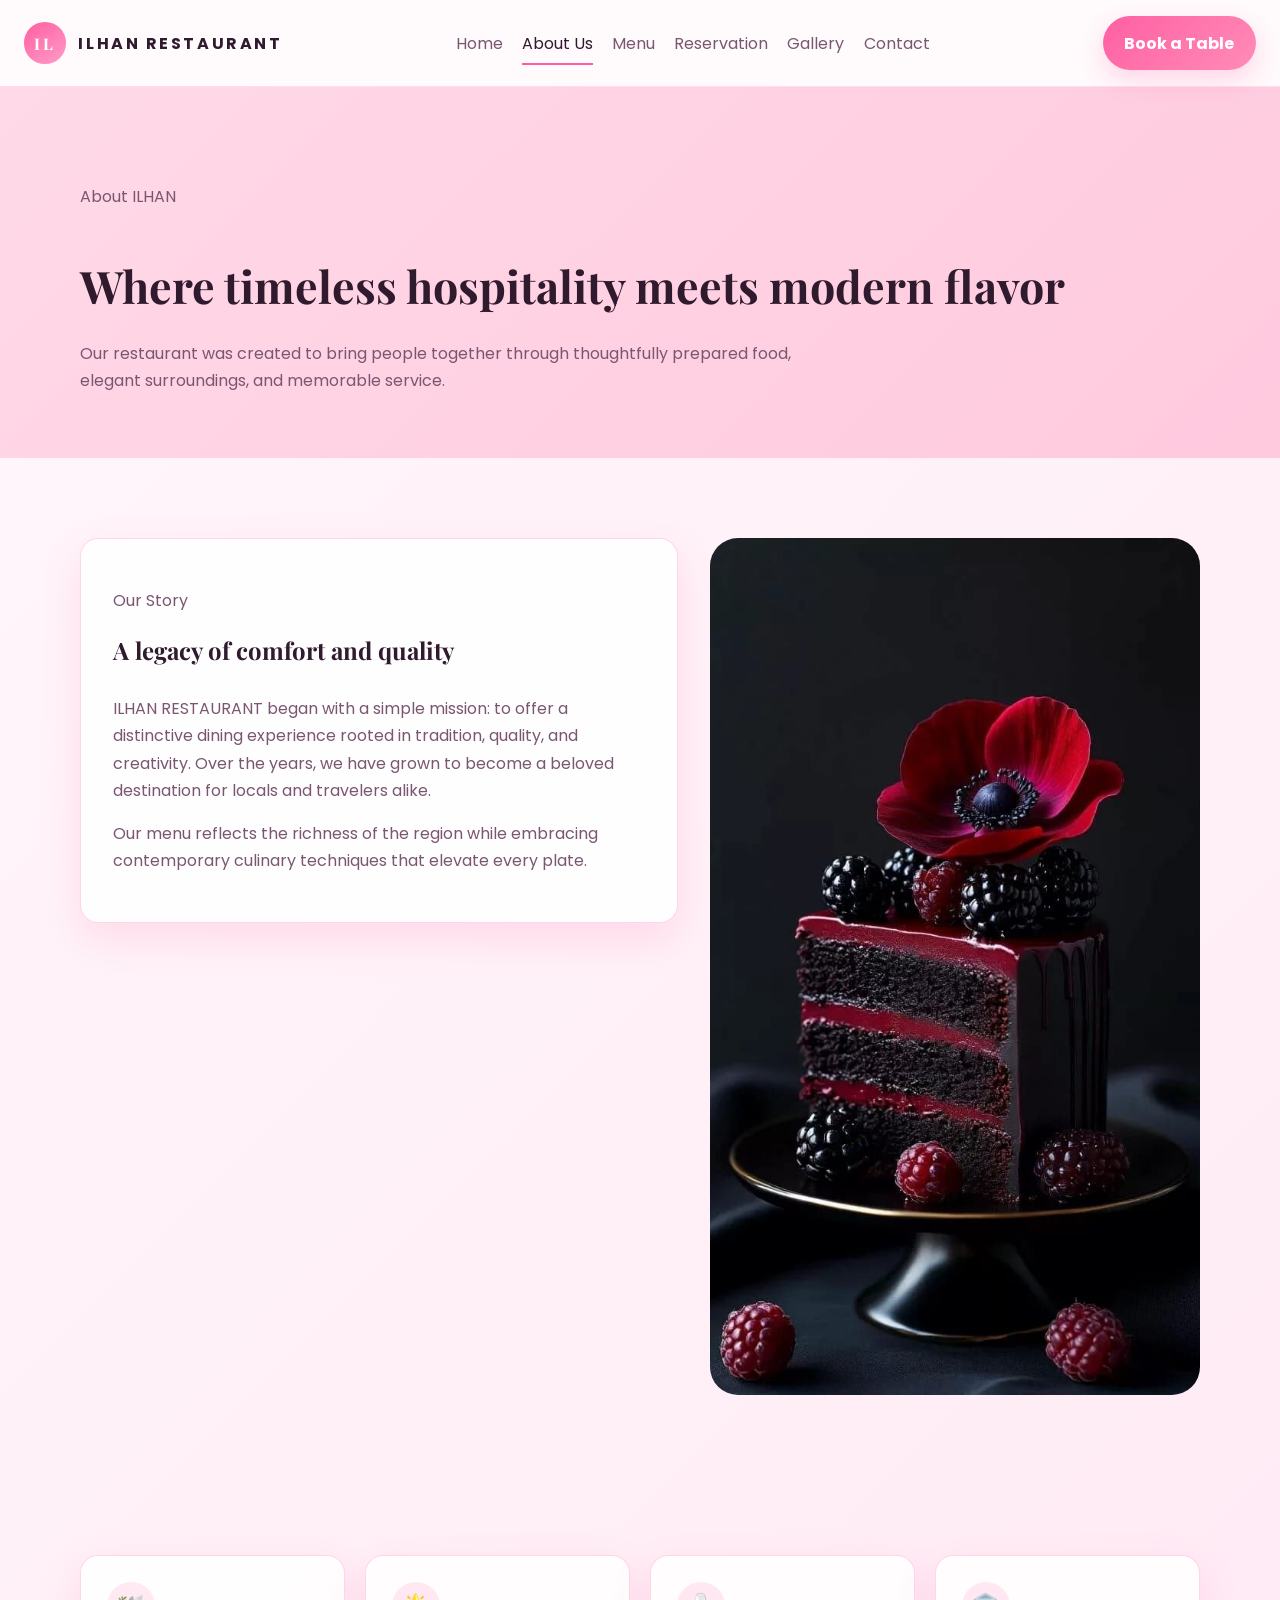
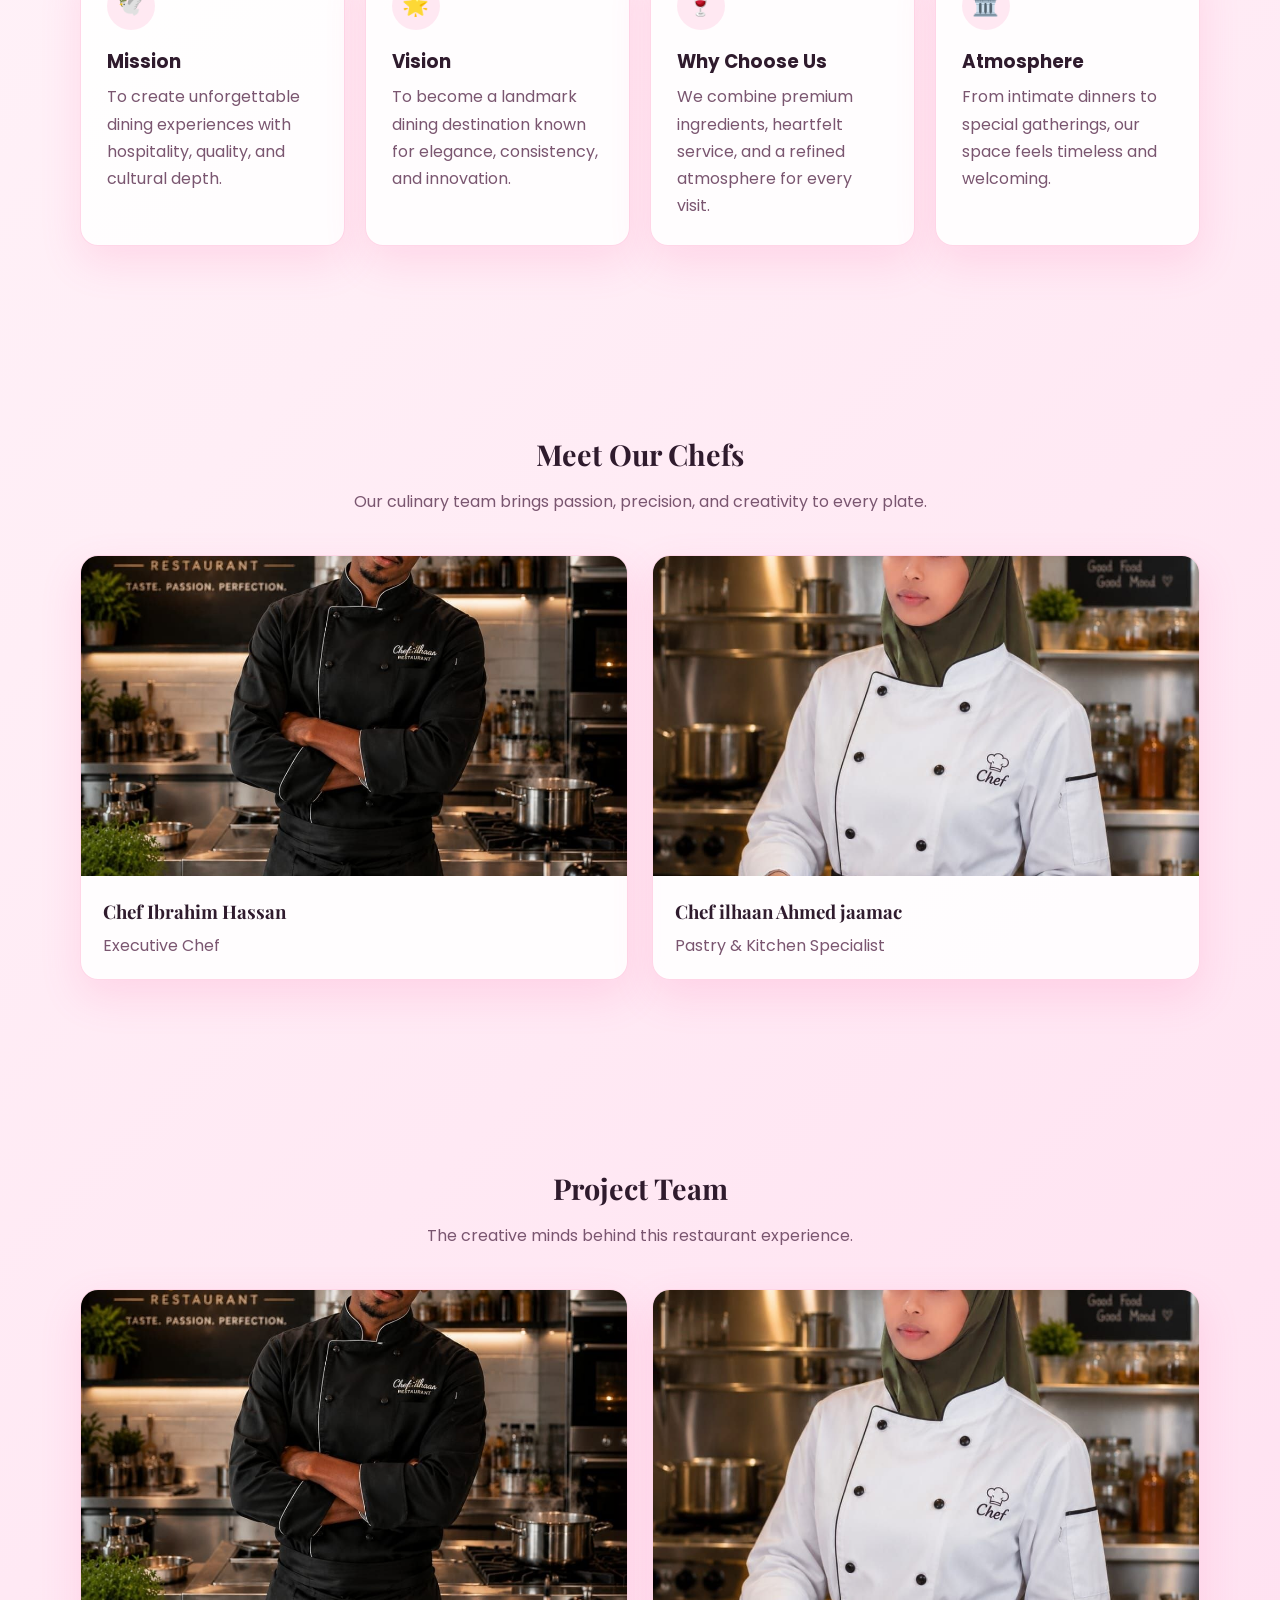
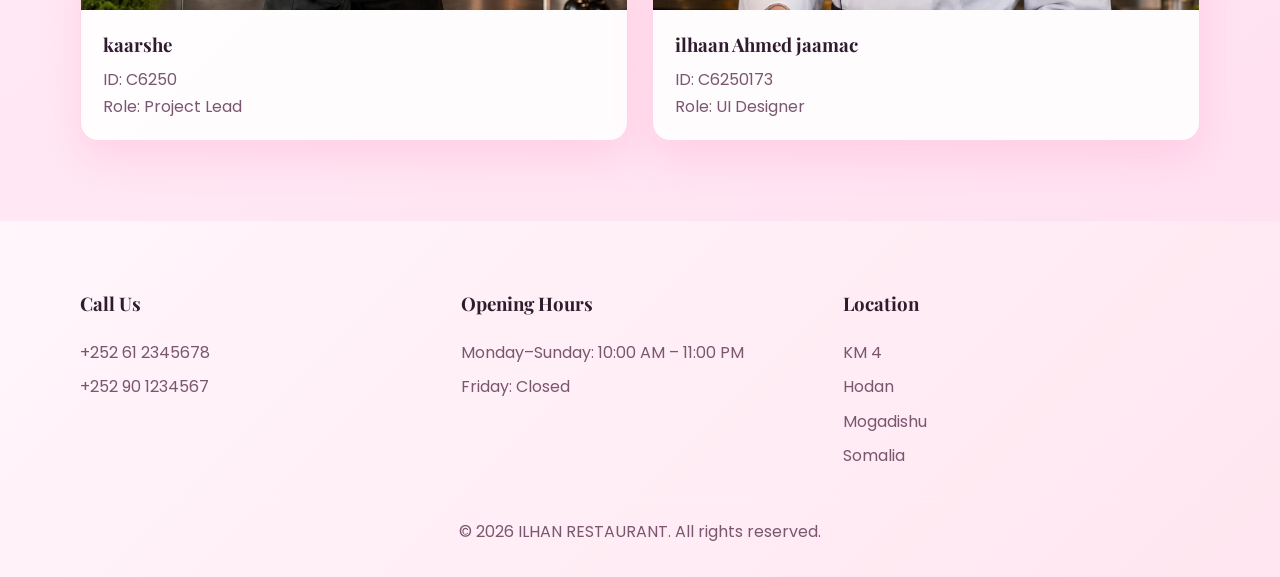
<file: about.html>
<!DOCTYPE html>
<html lang="en">
  <head>
    <meta charset="UTF-8" />
    <meta name="description" content="Learn about ILHAN RESTAURANT, our rich history, vision, and commitment to exceptional dining." />
    <meta name="viewport" content="width=device-width, initial-scale=1.0" />
    <title>About Us | ILHAN RESTAURANT</title>
    <link rel="icon" href="favicon.ico" />
    <link rel="preconnect" href="https://fonts.googleapis.com" />
    <link rel="preconnect" href="https://fonts.gstatic.com" crossorigin />
    <link href="https://fonts.googleapis.com/css2?family=Playfair+Display:wght@500;700&family=Poppins:wght@400;500;600;700&display=swap" rel="stylesheet" />
    <link rel="stylesheet" href="css/style.css" />
    <link rel="stylesheet" href="css/responsive.css" />
  </head>
  <body>
    <header class="site-header">
      <a class="brand" href="index.html"><span class="brand-mark">IL</span><span>ILHAN RESTAURANT</span></a>
      <input type="checkbox" id="menu-toggle" class="menu-toggle-checkbox" />
      <label for="menu-toggle" class="menu-toggle" aria-label="Toggle navigation">
        <span></span>
        <span></span>
        <span></span>
      </label>
      <nav class="site-nav" aria-label="Primary navigation">
        <a href="index.html">Home</a>
        <a href="about.html" class="active">About Us</a>
        <a href="menu.html">Menu</a>
        <a href="reservation.html">Reservation</a>
        <a href="gallery.html">Gallery</a>
        <a href="contact.html">Contact</a>
      </nav>
      <a class="nav-cta" href="reservation.html">Book a Table</a>
    </header>

    <main>
      <section class="page-hero">
        <div class="container">
          <p class="eyebrow">About ILHAN</p>
          <h1>Where timeless hospitality meets modern flavor</h1>
          <p>Our restaurant was created to bring people together through thoughtfully prepared food, elegant surroundings, and memorable service.</p>
        </div>
      </section>

      <section class="section container page-grid">
        <article class="about-card">
          <p class="eyebrow">Our Story</p>
          <h3>A legacy of comfort and quality</h3>
          <p>ILHAN RESTAURANT began with a simple mission: to offer a distinctive dining experience rooted in tradition, quality, and creativity. Over the years, we have grown to become a beloved destination for locals and travelers alike.</p>
          <p>Our menu reflects the richness of the region while embracing contemporary culinary techniques that elevate every plate.</p>
        </article>
        <div class="about-image">
          <img src="images/photo_2026-07-03_09-41-02.jpg" alt="Warm interior of a fine dining restaurant with elegant decor" />
        </div>
      </section>

      <section class="section container">
        <div class="feature-grid">
          <article class="feature-card">
            <div class="feature-icon" aria-hidden="true">🕊️</div>
            <h3>Mission</h3>
            <p>To create unforgettable dining experiences with hospitality, quality, and cultural depth.</p>
          </article>
          <article class="feature-card">
            <div class="feature-icon" aria-hidden="true">🌟</div>
            <h3>Vision</h3>
            <p>To become a landmark dining destination known for elegance, consistency, and innovation.</p>
          </article>
          <article class="feature-card">
            <div class="feature-icon" aria-hidden="true">🍷</div>
            <h3>Why Choose Us</h3>
            <p>We combine premium ingredients, heartfelt service, and a refined atmosphere for every visit.</p>
          </article>
          <article class="feature-card">
            <div class="feature-icon" aria-hidden="true">🏛️</div>
            <h3>Atmosphere</h3>
            <p>From intimate dinners to special gatherings, our space feels timeless and welcoming.</p>
          </article>
        </div>
      </section>

      <section class="section container">
        <div class="section-heading">
          <h2>Meet Our Chefs</h2>
          <p>Our culinary team brings passion, precision, and creativity to every plate.</p>
        </div>
        <div class="chef-grid">
          <article class="chef-card">
            <img src="images/ka.jpg" alt="Chef Ibrahim Hassan preparing a fine dining dish" />
            <div class="chef-info">
              <h3>Chef Ibrahim Hassan</h3>
              <p>Executive Chef</p>
            </div>
          </article>
          <article class="chef-card">
            <img src="images/ilhan.jpg" alt="Chef Amina Yusuf plating a delicious meal" />
            <div class="chef-info">
              <h3>Chef ilhaan Ahmed jaamac</h3>
              <p>Pastry & Kitchen Specialist</p>
            </div>
          </article>
        </div>
      </section>

      <section class="section container">
        <div class="section-heading">
          <h2>Project Team</h2>
          <p>The creative minds behind this restaurant experience.</p>
        </div>
        <div class="chef-grid">
          <article class="chef-card">
            <img src="images/ka.jpg" alt="Student team member representing the project lead" />
            <div class="chef-info">
              <h3>kaarshe</h3>
              <p>ID: C6250</p>
              <p>Role: Project Lead</p>
            </div>
          </article>
          <article class="chef-card">
            <img src="images/ilhan.jpg" alt="Student team member representing the design contributor" />
            <div class="chef-info">
              <h3>ilhaan Ahmed jaamac</h3>
              <p>ID: C6250173</p>
              <p>Role: UI Designer</p>
            </div>
          </article>
        </div>
      </section>
    </main>

    <footer class="footer">
      <div class="container footer-grid">
        <div>
          <h3>Call Us</h3>
          <ul>
            <li>+252 61 2345678</li>
            <li>+252 90 1234567</li>
          </ul>
        </div>
        <div>
          <h3>Opening Hours</h3>
          <ul>
            <li>Monday–Sunday: 10:00 AM – 11:00 PM</li>
            <li>Friday: Closed</li>
          </ul>
        </div>
        <div>
          <h3>Location</h3>
          <ul>
            <li>KM 4</li>
            <li>Hodan</li>
            <li>Mogadishu</li>
            <li>Somalia</li>
          </ul>
        </div>
      </div>
      <div class="container copyright">© 2026 ILHAN RESTAURANT. All rights reserved.</div>
    </footer>
  </body>
</html>
</file>
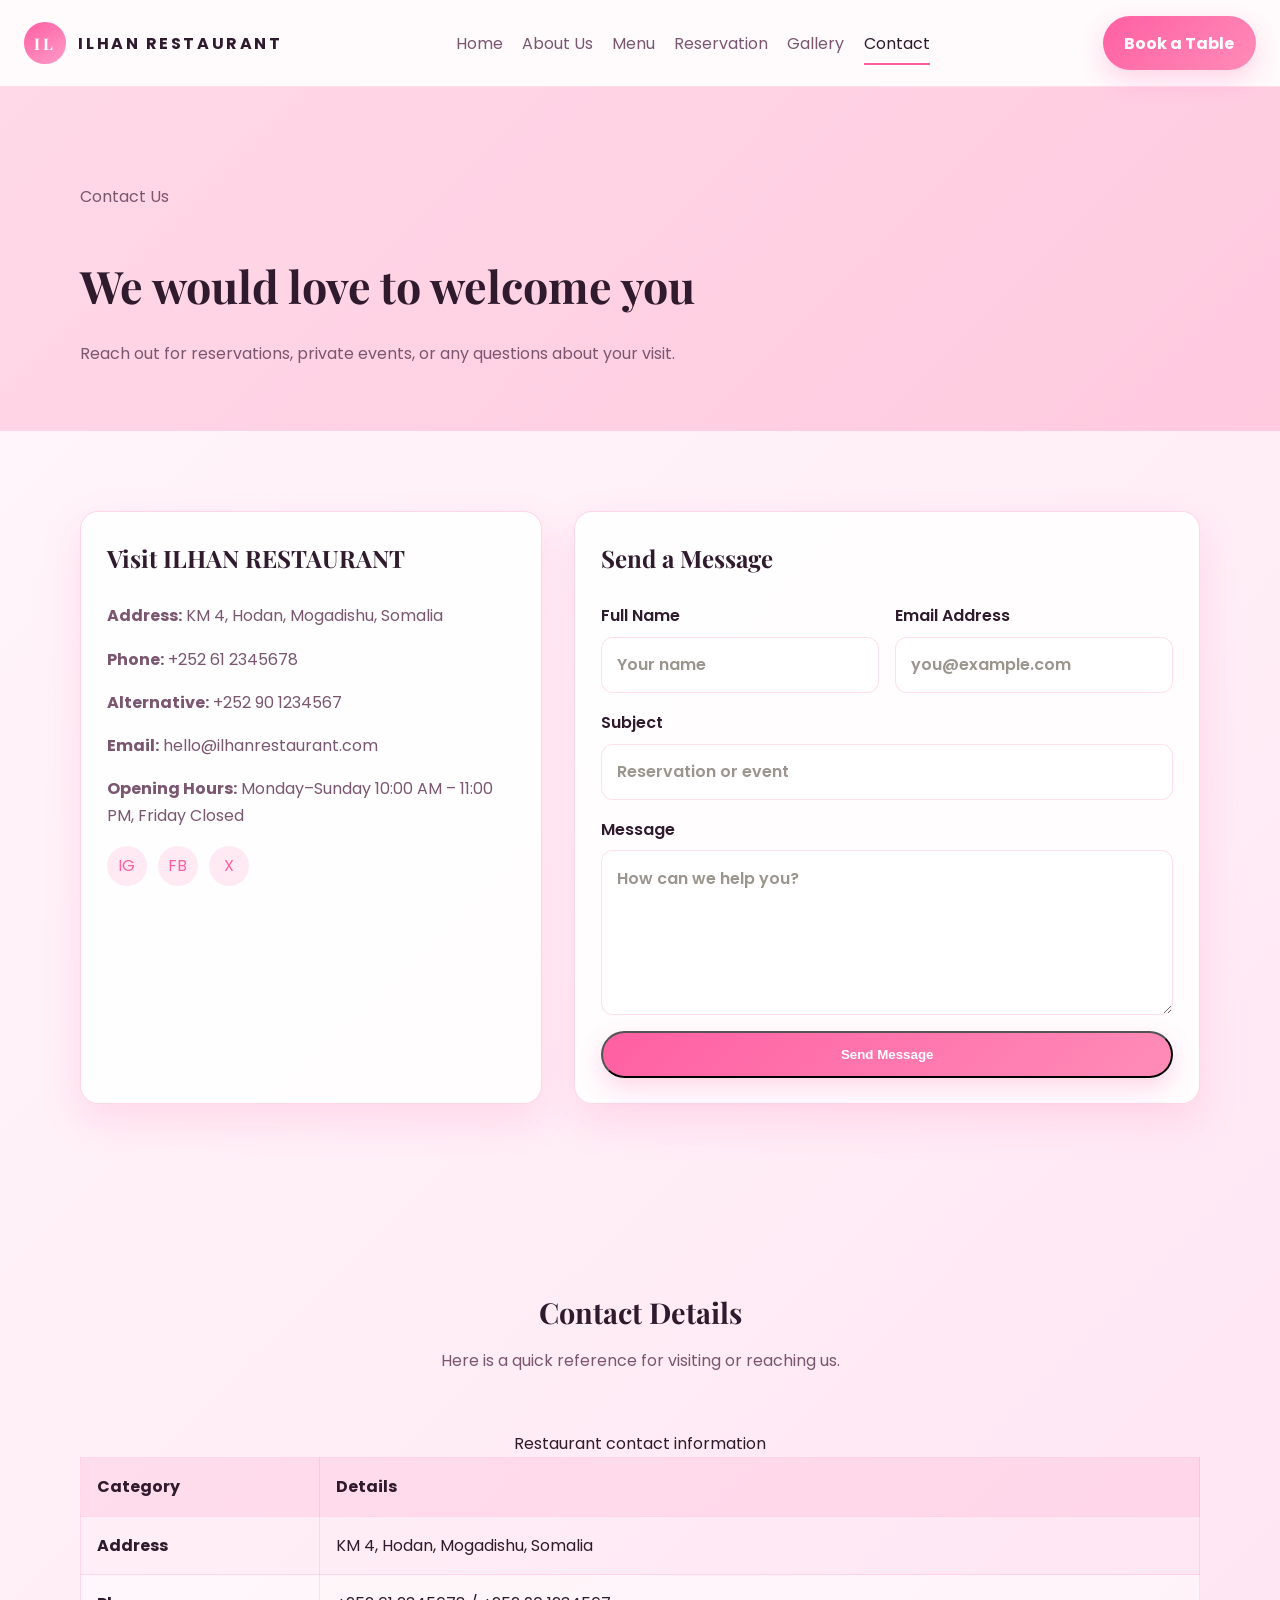
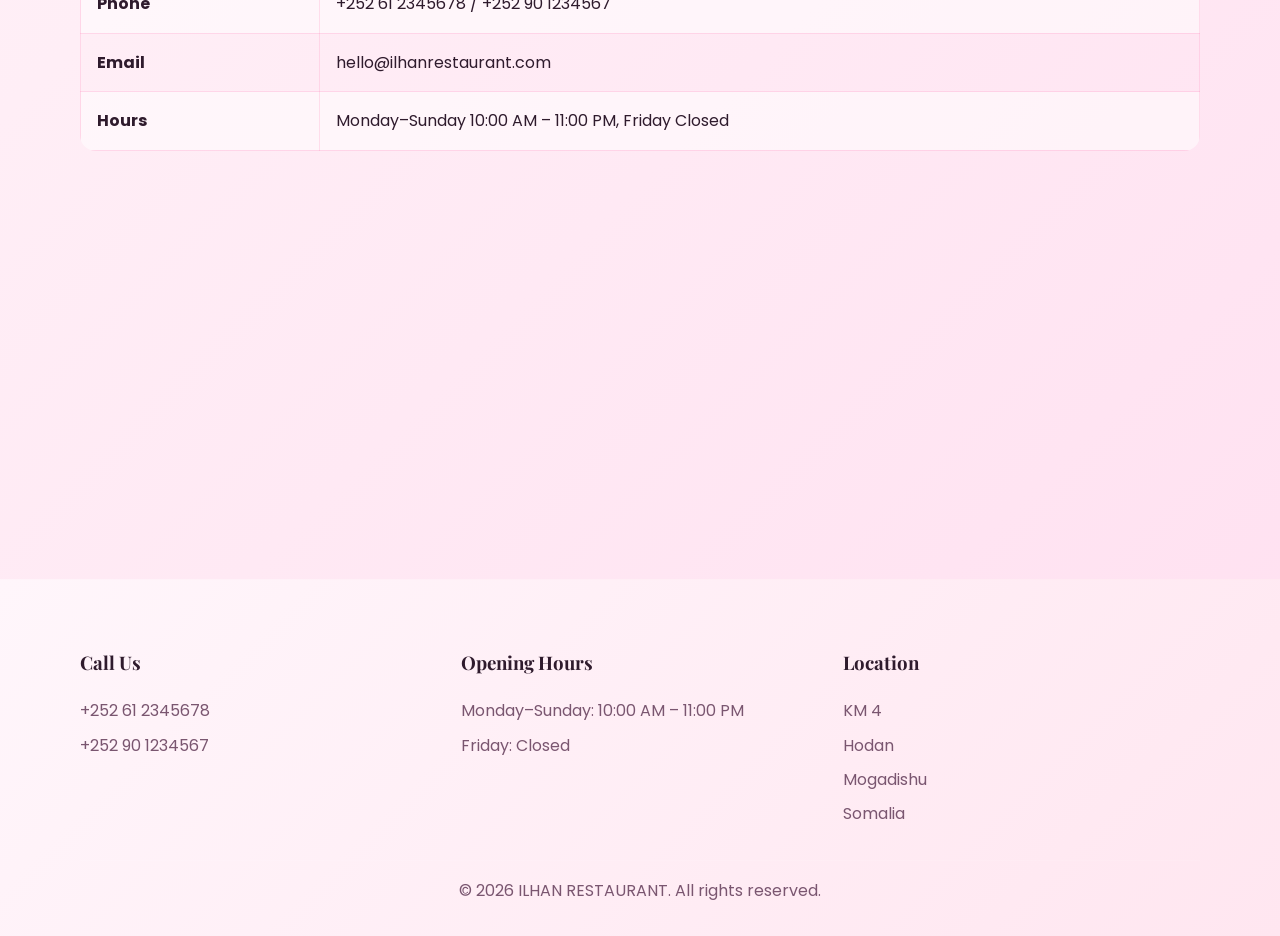
<file: contact.html>
<!DOCTYPE html>
<html lang="en">
  <head>
    <meta charset="UTF-8" />
    <meta name="description" content="Contact ILHAN RESTAURANT for reservations, private events, or general inquiries." />
    <meta name="viewport" content="width=device-width, initial-scale=1.0" />
    <title>Contact | ILHAN RESTAURANT</title>
    <link rel="icon" href="favicon.ico" />
    <link rel="preconnect" href="https://fonts.googleapis.com" />
    <link rel="preconnect" href="https://fonts.gstatic.com" crossorigin />
    <link href="https://fonts.googleapis.com/css2?family=Playfair+Display:wght@500;700&family=Poppins:wght@400;500;600;700&display=swap" rel="stylesheet" />
    <link rel="stylesheet" href="css/style.css" />
    <link rel="stylesheet" href="css/responsive.css" />
  </head>
  <body>
    <header class="site-header">
      <a class="brand" href="index.html"><span class="brand-mark">IL</span><span>ILHAN RESTAURANT</span></a>
      <input type="checkbox" id="menu-toggle" class="menu-toggle-checkbox" />
      <label for="menu-toggle" class="menu-toggle" aria-label="Toggle navigation">
        <span></span>
        <span></span>
        <span></span>
      </label>
      <nav class="site-nav" aria-label="Primary navigation">
        <a href="index.html">Home</a>
        <a href="about.html">About Us</a>
        <a href="menu.html">Menu</a>
        <a href="reservation.html">Reservation</a>
        <a href="gallery.html">Gallery</a>
        <a href="contact.html" class="active">Contact</a>
      </nav>
      <a class="nav-cta" href="reservation.html">Book a Table</a>
    </header>

    <main>
      <section class="page-hero">
        <div class="container">
          <p class="eyebrow">Contact Us</p>
          <h1>We would love to welcome you</h1>
          <p>Reach out for reservations, private events, or any questions about your visit.</p>
        </div>
      </section>

      <section class="section container contact-grid">
        <div class="info-card">
          <h3>Visit ILHAN RESTAURANT</h3>
          <p><strong>Address:</strong> KM 4, Hodan, Mogadishu, Somalia</p>
          <p><strong>Phone:</strong> +252 61 2345678</p>
          <p><strong>Alternative:</strong> +252 90 1234567</p>
          <p><strong>Email:</strong> hello@ilhanrestaurant.com</p>
          <p><strong>Opening Hours:</strong> Monday–Sunday 10:00 AM – 11:00 PM, Friday Closed</p>
          <div class="social-links">
            <a href="#" aria-label="Instagram">IG</a>
            <a href="#" aria-label="Facebook">FB</a>
            <a href="#" aria-label="Twitter">X</a>
          </div>
        </div>
        <div class="form-card">
          <h3>Send a Message</h3>
          <form>
            <div class="form-row">
              <label>Full Name
                <input type="text" placeholder="Your name" required />
              </label>
              <label>Email Address
                <input type="email" placeholder="you@example.com" required />
              </label>
            </div>
            <label>Subject
              <input type="text" placeholder="Reservation or event" required />
            </label>
            <label>Message
              <textarea rows="5" placeholder="How can we help you?" required></textarea>
            </label>
            <button class="btn" type="submit">Send Message</button>
          </form>
        </div>
      </section>

      <section class="section container">
        <div class="section-heading">
          <h2>Contact Details</h2>
          <p>Here is a quick reference for visiting or reaching us.</p>
        </div>
        <div class="table-wrap">
          <table class="contact-table">
            <caption>Restaurant contact information</caption>
            <thead>
              <tr>
                <th scope="col">Category</th>
                <th scope="col">Details</th>
              </tr>
            </thead>
            <tbody>
              <tr>
                <th scope="row">Address</th>
                <td>KM 4, Hodan, Mogadishu, Somalia</td>
              </tr>
              <tr>
                <th scope="row">Phone</th>
                <td>+252 61 2345678 / +252 90 1234567</td>
              </tr>
              <tr>
                <th scope="row">Email</th>
                <td>hello@ilhanrestaurant.com</td>
              </tr>
              <tr>
                <th scope="row">Hours</th>
                <td>Monday–Sunday 10:00 AM – 11:00 PM, Friday Closed</td>
              </tr>
            </tbody>
          </table>
        </div>
        <iframe class="map-frame" title="Restaurant location" src="https://www.google.com/maps?q=Mogadishu%20Somalia&output=embed"></iframe>
      </section>
    </main>

    <footer class="footer">
      <div class="container footer-grid">
        <div>
          <h3>Call Us</h3>
          <ul>
            <li>+252 61 2345678</li>
            <li>+252 90 1234567</li>
          </ul>
        </div>
        <div>
          <h3>Opening Hours</h3>
          <ul>
            <li>Monday–Sunday: 10:00 AM – 11:00 PM</li>
            <li>Friday: Closed</li>
          </ul>
        </div>
        <div>
          <h3>Location</h3>
          <ul>
            <li>KM 4</li>
            <li>Hodan</li>
            <li>Mogadishu</li>
            <li>Somalia</li>
          </ul>
        </div>
      </div>
      <div class="container copyright">© 2026 ILHAN RESTAURANT. All rights reserved.</div>
    </footer>
  </body>
</html>
</file>
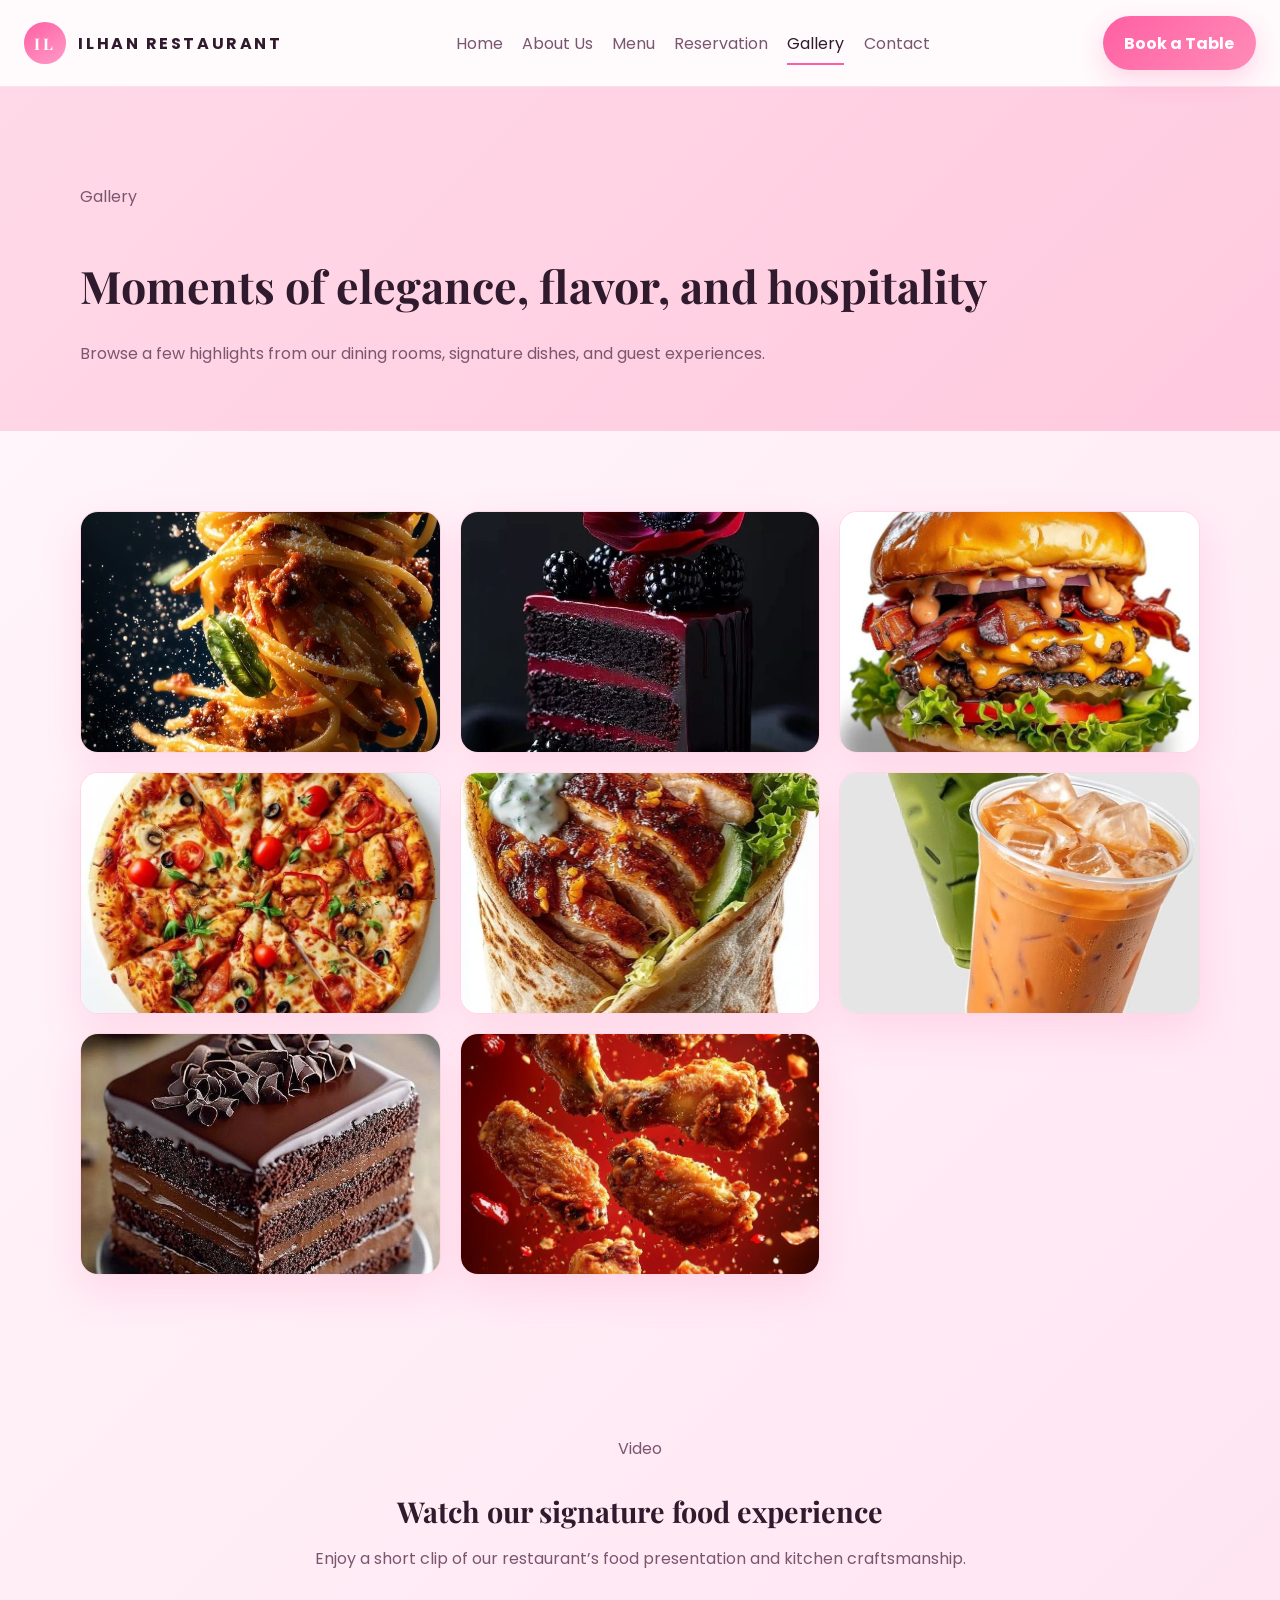
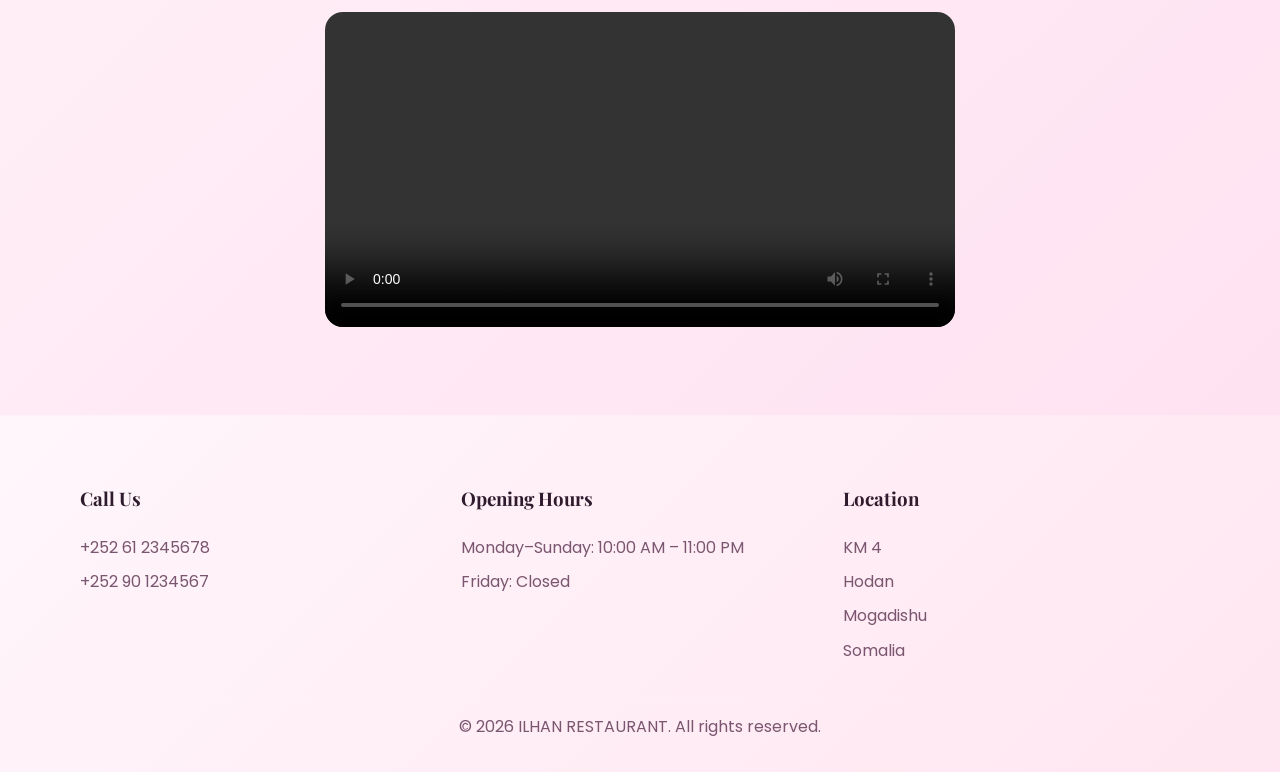
<file: gallery.html>
<!DOCTYPE html>
<html lang="en">
  <head>
    <meta charset="UTF-8" />
    <meta name="description" content="View the gallery of ILHAN RESTAURANT featuring elegant interiors, signature dishes, and vibrant ambiance." />
    <meta name="viewport" content="width=device-width, initial-scale=1.0" />
    <title>Gallery | ILHAN RESTAURANT</title>
    <link rel="icon" href="favicon.ico" />
    <link rel="preconnect" href="https://fonts.googleapis.com" />
    <link rel="preconnect" href="https://fonts.gstatic.com" crossorigin />
    <link href="https://fonts.googleapis.com/css2?family=Playfair+Display:wght@500;700&family=Poppins:wght@400;500;600;700&display=swap" rel="stylesheet" />
    <link rel="stylesheet" href="css/style.css" />
    <link rel="stylesheet" href="css/responsive.css" />
  </head>
  <body>
    <header class="site-header">
      <a class="brand" href="index.html"><span class="brand-mark">IL</span><span>ILHAN RESTAURANT</span></a>
      <input type="checkbox" id="menu-toggle" class="menu-toggle-checkbox" />
      <label for="menu-toggle" class="menu-toggle" aria-label="Toggle navigation">
        <span></span>
        <span></span>
        <span></span>
      </label>
      <nav class="site-nav" aria-label="Primary navigation">
        <a href="index.html">Home</a>
        <a href="about.html">About Us</a>
        <a href="menu.html">Menu</a>
        <a href="reservation.html">Reservation</a>
        <a href="gallery.html" class="active">Gallery</a>
        <a href="contact.html">Contact</a>
      </nav>
      <a class="nav-cta" href="reservation.html">Book a Table</a>
    </header>

    <main>
      <section class="page-hero">
        <div class="container">
          <p class="eyebrow">Gallery</p>
          <h1>Moments of elegance, flavor, and hospitality</h1>
          <p>Browse a few highlights from our dining rooms, signature dishes, and guest experiences.</p>
        </div>
      </section>

      <section class="section container">
        <div class="gallery-grid">
          <article class="gallery-card"><img src="images/pa.jpg" alt="Elegant dining room interior of ILHAN RESTAURANT" /></article>
          <article class="gallery-card"><img src="images/photo_2026-07-03_09-41-02.jpg" alt="Luxury restaurant table setting with elegant decor" /></article>
          <article class="gallery-card"><img src="images/burger.jpg" alt="Signature grilled chicken meal served with rice and salad" /></article>
          <article class="gallery-card"><img src="images/photo_2026-07-03_09-41-07.jpg" alt="Elegant dessert plating with chocolate finish" /></article>
          <article class="gallery-card"><img src="images/photo_2026-07-03_09-41-08.jpg" alt="Fresh juice served in a glass with garnish" /></article>
          <article class="gallery-card"><img src="images/photo_2026-07-03_09-41-09.jpg" alt="Chef plating a meal in the restaurant kitchen" /></article>
          <article class="gallery-card"><img src="images/photo_2026-07-03_09-41-10.jpg" alt="Chef preparing a gourmet dish" /></article>
          <article class="gallery-card"><img src="images/photo_2026-07-03_09-41-11.jpg" alt="Outdoor seating area at the restaurant" /></article>
        </div>
      </section>

      <section class="section container">
        <div class="section-heading">
          <p class="eyebrow">Video</p>
          <h2>Watch our signature food experience</h2>
          <p>Enjoy a short clip of our restaurant’s food presentation and kitchen craftsmanship.</p>
        </div>
        <div class="video-wrap">
          <video class="video-frame" controls preload="metadata">
            <source src="images/food.mp4" type="video/mp4" / width="300px" height="auto">
            Your browser does not support HTML5 video.
          </video>
        </div>
      </section>
    </main>

    <footer class="footer">
      <div class="container footer-grid">
        <div>
          <h3>Call Us</h3>
          <ul>
            <li>+252 61 2345678</li>
            <li>+252 90 1234567</li>
          </ul>
        </div>
        <div>
          <h3>Opening Hours</h3>
          <ul>
            <li>Monday–Sunday: 10:00 AM – 11:00 PM</li>
            <li>Friday: Closed</li>
          </ul>
        </div>
        <div>
          <h3>Location</h3>
          <ul>
            <li>KM 4</li>
            <li>Hodan</li>
            <li>Mogadishu</li>
            <li>Somalia</li>
          </ul>
        </div>
      </div>
      <div class="container copyright">© 2026 ILHAN RESTAURANT. All rights reserved.</div>
    </footer>
  </body>
</html>
</file>
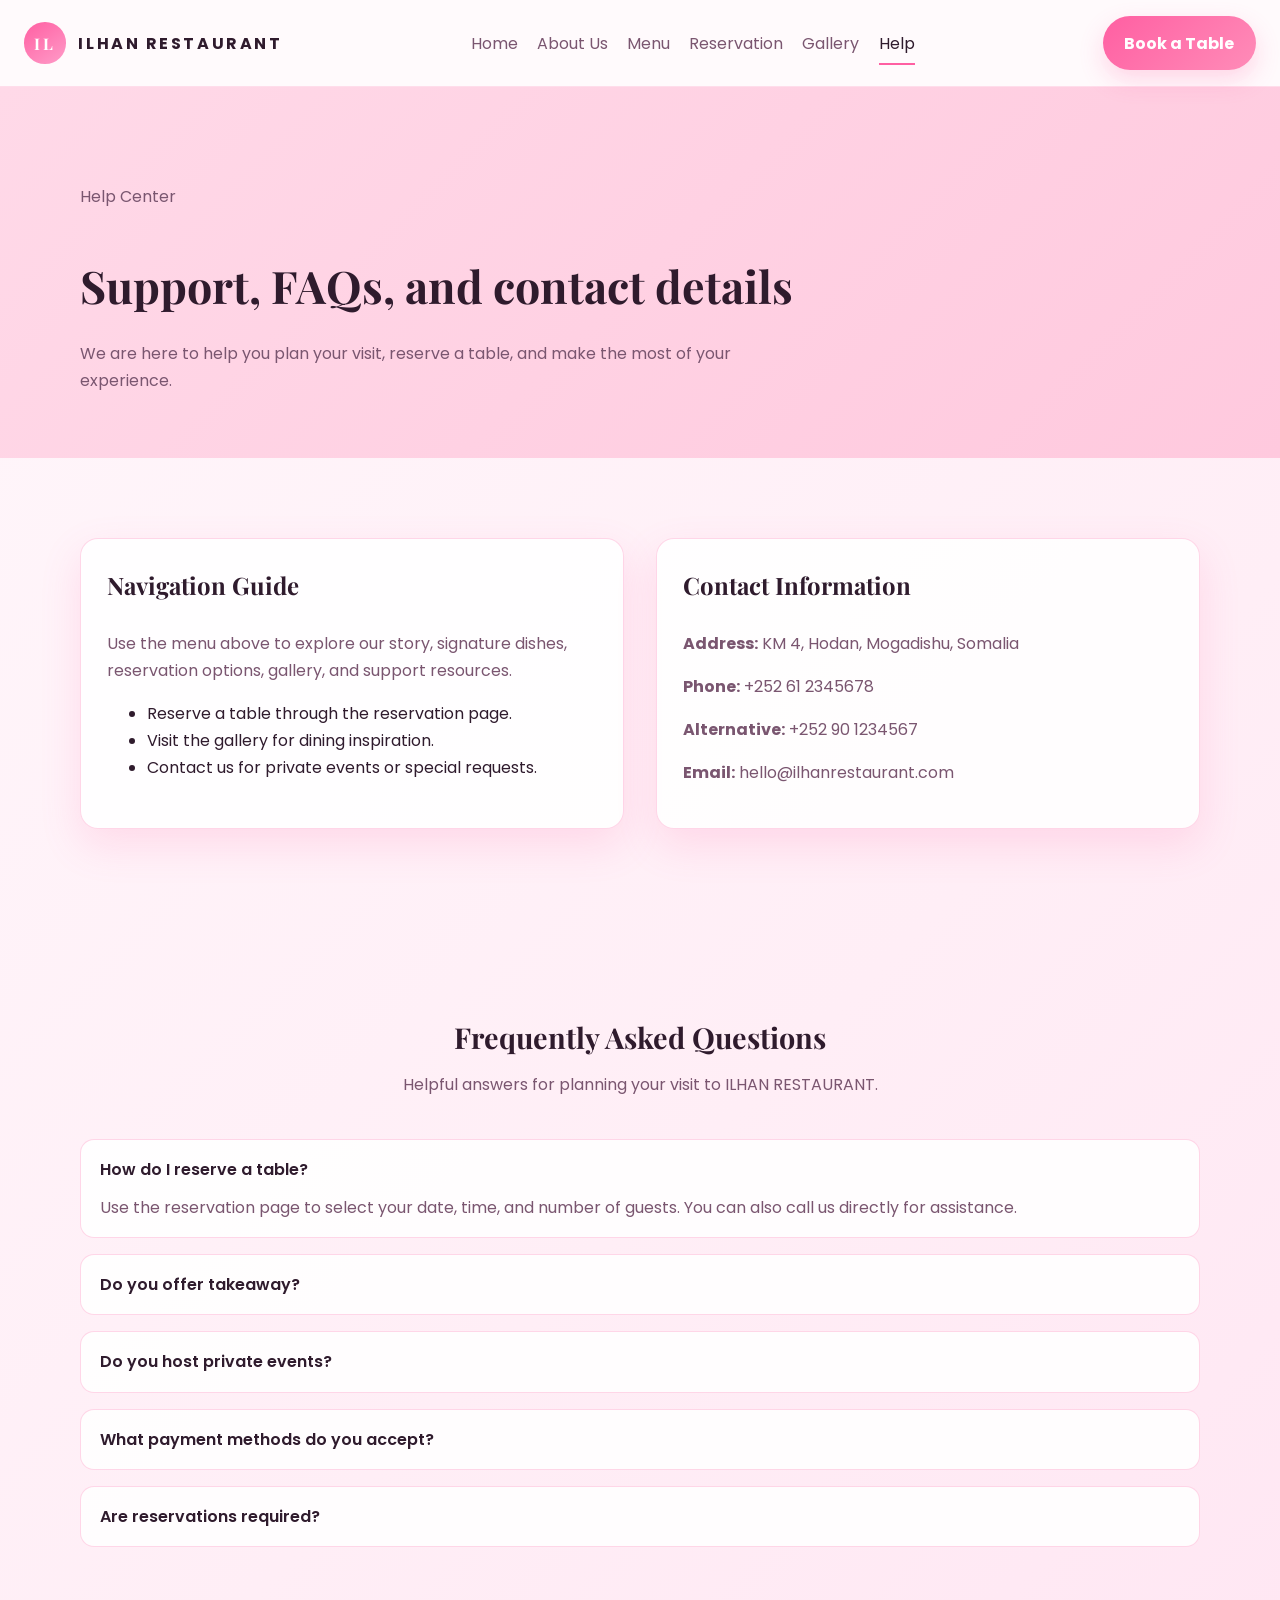
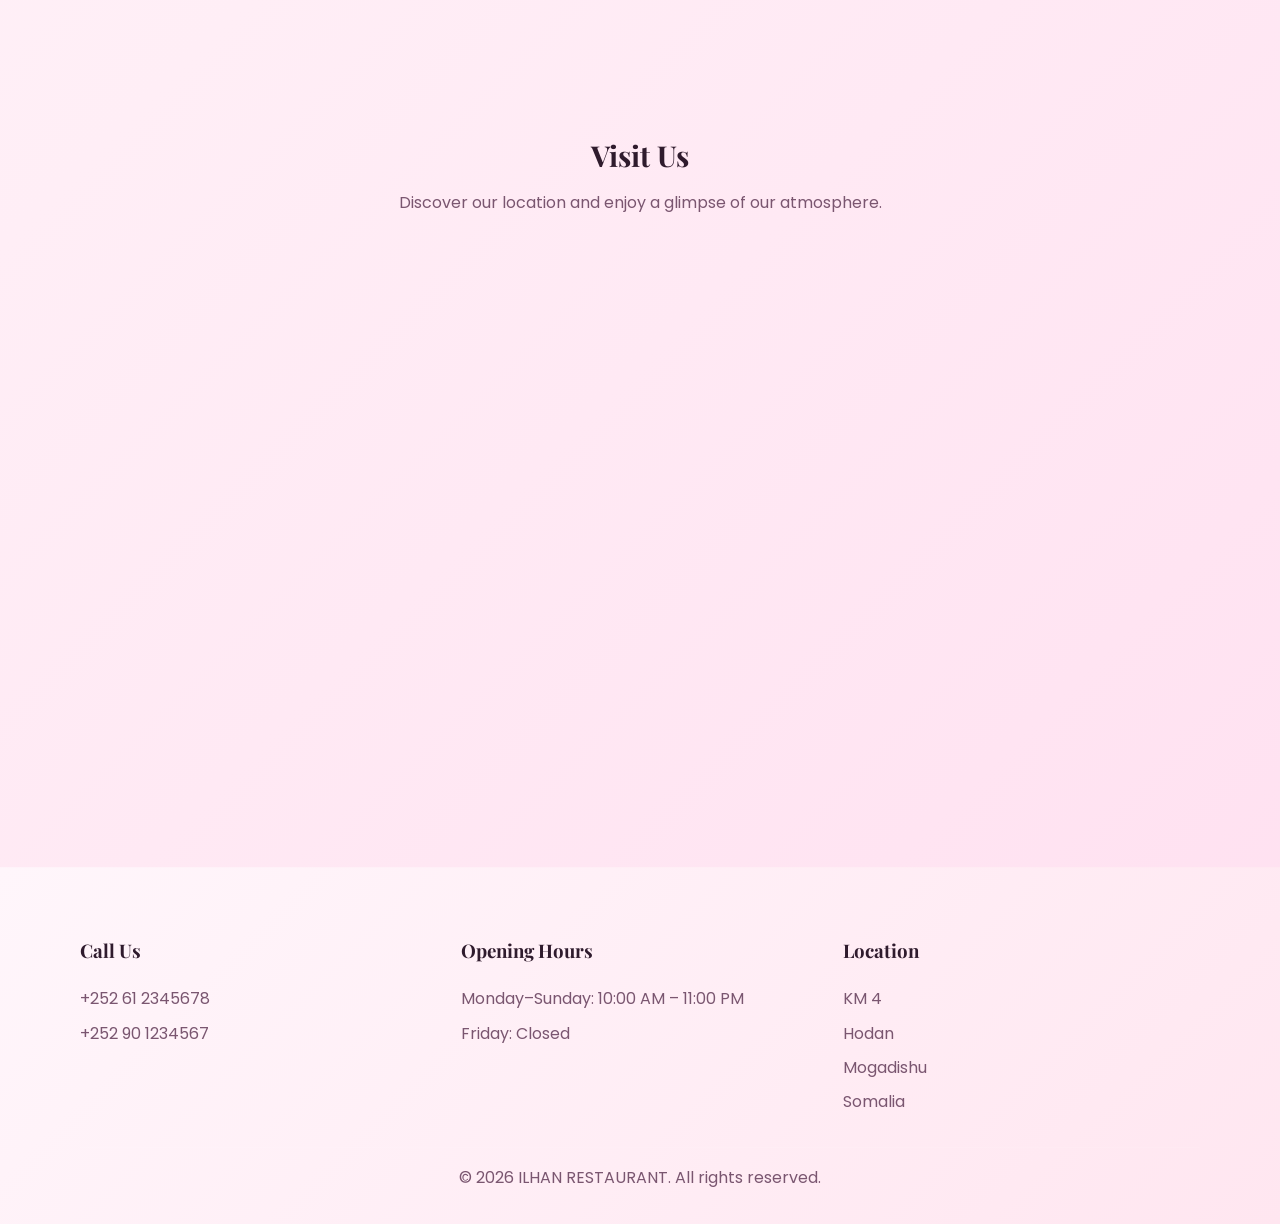
<file: help.html>
<!DOCTYPE html>
<html lang="en">
  <head>
    <meta charset="UTF-8" />
    <meta name="description" content="Get help, view frequently asked questions, and contact ILHAN RESTAURANT." />
    <meta name="viewport" content="width=device-width, initial-scale=1.0" />
    <title>Help & FAQ | ILHAN RESTAURANT</title>
    <link rel="icon" href="favicon.ico" />
    <link rel="preconnect" href="https://fonts.googleapis.com" />
    <link rel="preconnect" href="https://fonts.gstatic.com" crossorigin />
    <link href="https://fonts.googleapis.com/css2?family=Playfair+Display:wght@500;700&family=Poppins:wght@400;500;600;700&display=swap" rel="stylesheet" />
    <link rel="stylesheet" href="css/style.css" />
    <link rel="stylesheet" href="css/responsive.css" />
  </head>
  <body>
    <header class="site-header">
      <a class="brand" href="index.html"><span class="brand-mark">IL</span><span>ILHAN RESTAURANT</span></a>
      <input type="checkbox" id="menu-toggle" class="menu-toggle-checkbox" />
      <label for="menu-toggle" class="menu-toggle" aria-label="Toggle navigation">
        <span></span>
        <span></span>
        <span></span>
      </label>
      <nav class="site-nav" aria-label="Primary navigation">
        <a href="index.html">Home</a>
        <a href="about.html">About Us</a>
        <a href="menu.html">Menu</a>
        <a href="reservation.html">Reservation</a>
        <a href="gallery.html">Gallery</a>
        <a href="help.html" class="active">Help</a>
      </nav>
      <a class="nav-cta" href="reservation.html">Book a Table</a>
    </header>

    <main>
      <section class="page-hero">
        <div class="container">
          <p class="eyebrow">Help Center</p>
          <h1>Support, FAQs, and contact details</h1>
          <p>We are here to help you plan your visit, reserve a table, and make the most of your experience.</p>
        </div>
      </section>

      <section class="section container help-grid">
        <div class="info-card">
          <h3>Navigation Guide</h3>
          <p>Use the menu above to explore our story, signature dishes, reservation options, gallery, and support resources.</p>
          <ul>
            <li>Reserve a table through the reservation page.</li>
            <li>Visit the gallery for dining inspiration.</li>
            <li>Contact us for private events or special requests.</li>
          </ul>
        </div>
        <div class="form-card">
          <h3>Contact Information</h3>
          <p><strong>Address:</strong> KM 4, Hodan, Mogadishu, Somalia</p>
          <p><strong>Phone:</strong> +252 61 2345678</p>
          <p><strong>Alternative:</strong> +252 90 1234567</p>
          <p><strong>Email:</strong> hello@ilhanrestaurant.com</p>
        </div>
      </section>

      <section class="section container">
        <div class="section-heading">
          <h2>Frequently Asked Questions</h2>
          <p>Helpful answers for planning your visit to ILHAN RESTAURANT.</p>
        </div>
        <div class="faq-list">
          <details open>
            <summary>How do I reserve a table?</summary>
            <p>Use the reservation page to select your date, time, and number of guests. You can also call us directly for assistance.</p>
          </details>
          <details>
            <summary>Do you offer takeaway?</summary>
            <p>Yes, selected dishes are available for takeaway. Please contact us in advance for availability.</p>
          </details>
          <details>
            <summary>Do you host private events?</summary>
            <p>We host private dinners, birthday celebrations, and corporate gatherings. Please contact us for details.</p>
          </details>
          <details>
            <summary>What payment methods do you accept?</summary>
            <p>We accept cash, card payments, and mobile payment methods for your convenience.</p>
          </details>
          <details>
            <summary>Are reservations required?</summary>
            <p>Reservations are recommended, especially on weekends and during special occasions.</p>
          </details>
        </div>
      </section>

      <section class="section container">
        <div class="section-heading">
          <h2>Visit Us</h2>
          <p>Discover our location and enjoy a glimpse of our atmosphere.</p>
        </div>
        <iframe class="map-frame" title="Restaurant location" src="https://www.google.com/maps?q=Mogadishu%20Somalia&output=embed"></iframe>
        <div class="video-wrap">
          <iframe class="video-frame" src="https://www.youtube.com/embed/8pQ2E9L2xgE?si=V4f-6u7c4pU6f2s2" title="Restaurant dining experience video" allow="accelerometer; autoplay; clipboard-write; encrypted-media; gyroscope; picture-in-picture; web-share" allowfullscreen></iframe>
        </div>
      </section>
    </main>

    <footer class="footer">
      <div class="container footer-grid">
        <div>
          <h3>Call Us</h3>
          <ul>
            <li>+252 61 2345678</li>
            <li>+252 90 1234567</li>
          </ul>
        </div>
        <div>
          <h3>Opening Hours</h3>
          <ul>
            <li>Monday–Sunday: 10:00 AM – 11:00 PM</li>
            <li>Friday: Closed</li>
          </ul>
        </div>
        <div>
          <h3>Location</h3>
          <ul>
            <li>KM 4</li>
            <li>Hodan</li>
            <li>Mogadishu</li>
            <li>Somalia</li>
          </ul>
        </div>
      </div>
      <div class="container copyright">© 2026 ILHAN RESTAURANT. All rights reserved.</div>
    </footer>
  </body>
</html>
</file>
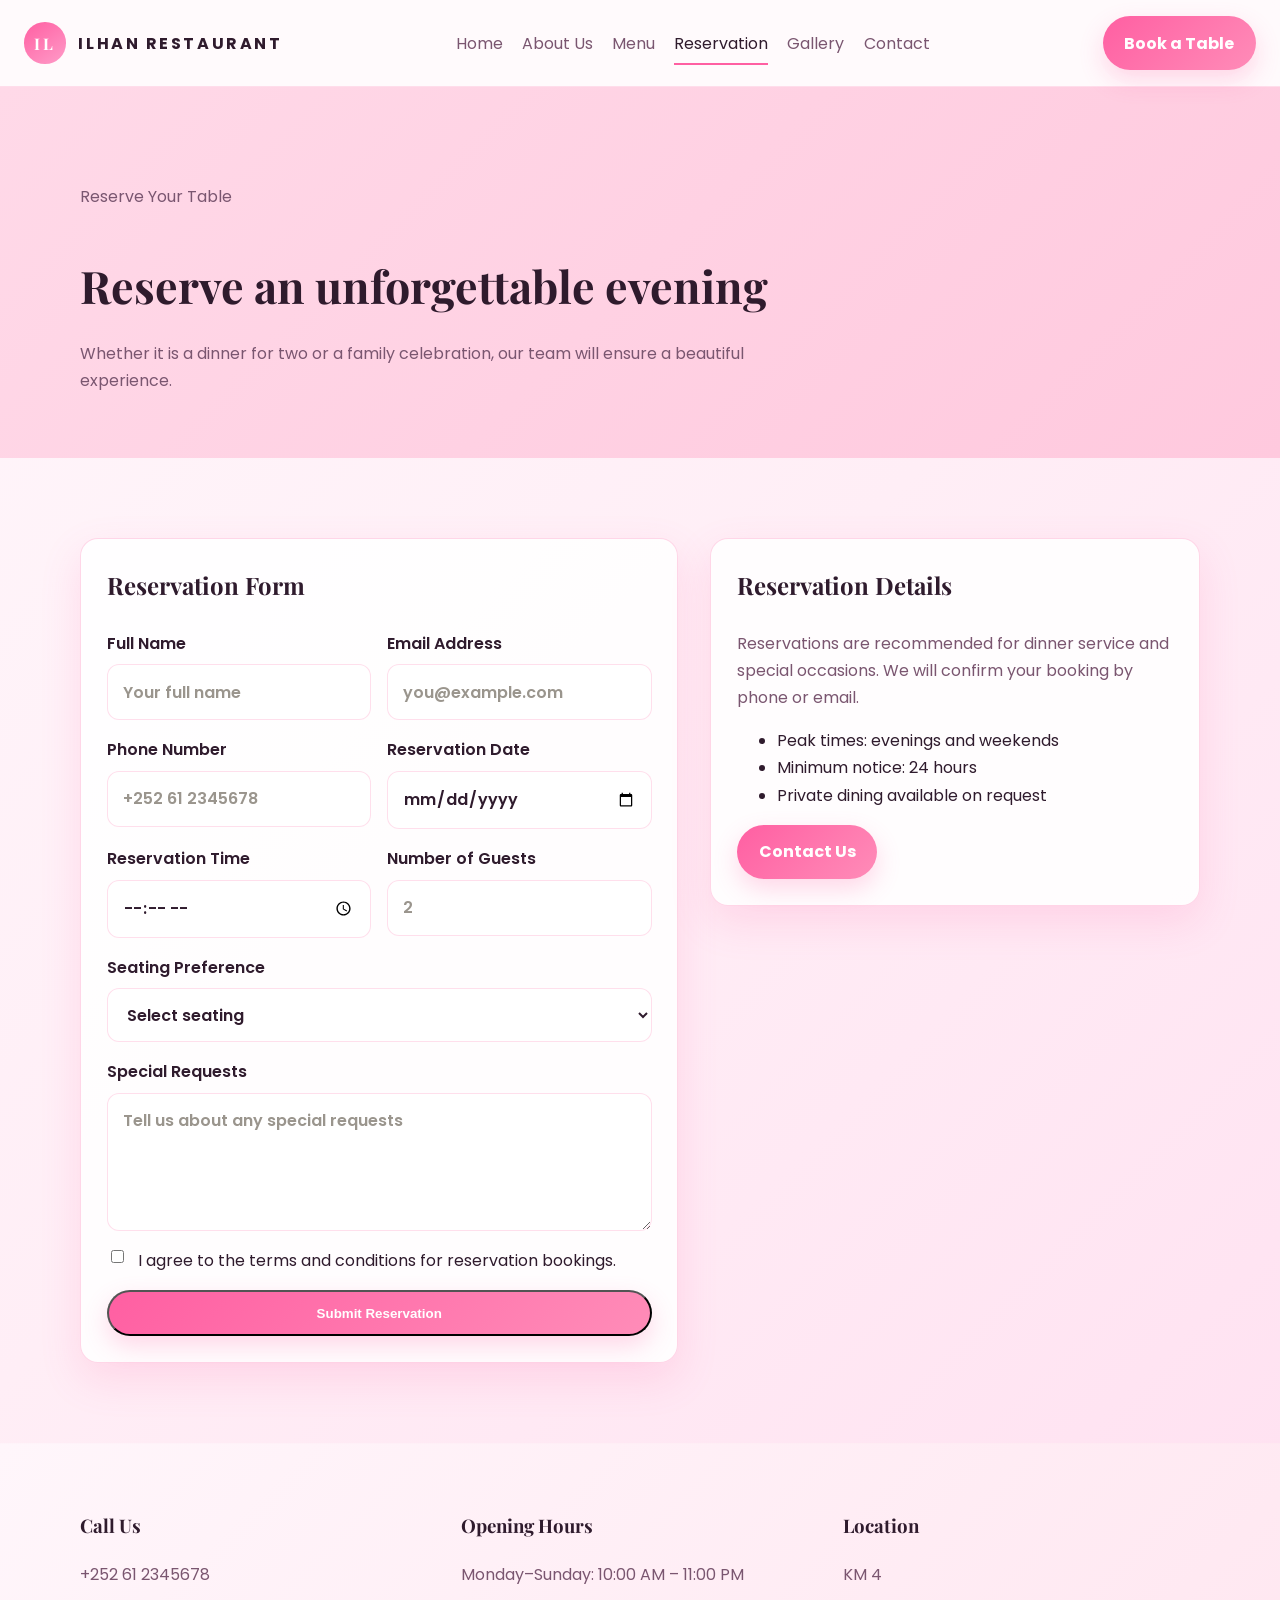
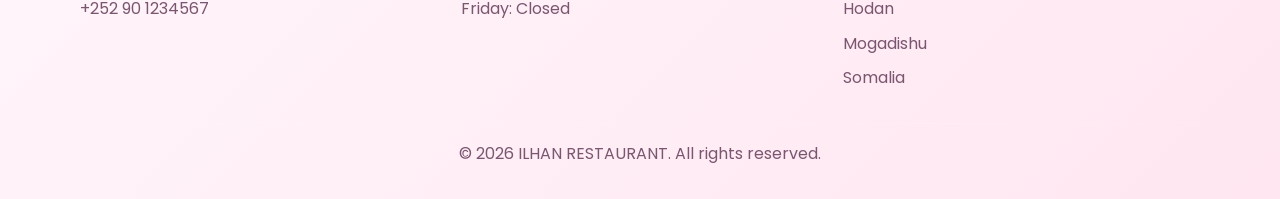
<file: reservation.html>
<!DOCTYPE html>
<html lang="en">
  <head>
    <meta charset="UTF-8" />
    <meta name="description" content="Reserve a table at ILHAN RESTAURANT with our elegant reservation form." />
    <meta name="viewport" content="width=device-width, initial-scale=1.0" />
    <title>Reservation | ILHAN RESTAURANT</title>
    <link rel="icon" href="favicon.ico" />
    <link rel="preconnect" href="https://fonts.googleapis.com" />
    <link rel="preconnect" href="https://fonts.gstatic.com" crossorigin />
    <link href="https://fonts.googleapis.com/css2?family=Playfair+Display:wght@500;700&family=Poppins:wght@400;500;600;700&display=swap" rel="stylesheet" />
    <link rel="stylesheet" href="css/style.css" />
    <link rel="stylesheet" href="css/responsive.css" />
  </head>
  <body>
    <header class="site-header">
      <a class="brand" href="index.html"><span class="brand-mark">IL</span><span>ILHAN RESTAURANT</span></a>
      <input type="checkbox" id="menu-toggle" class="menu-toggle-checkbox" />
      <label for="menu-toggle" class="menu-toggle" aria-label="Toggle navigation">
        <span></span>
        <span></span>
        <span></span>
      </label>
      <nav class="site-nav" aria-label="Primary navigation">
        <a href="index.html">Home</a>
        <a href="about.html">About Us</a>
        <a href="menu.html">Menu</a>
        <a href="reservation.html" class="active">Reservation</a>
        <a href="gallery.html">Gallery</a>
        <a href="contact.html">Contact</a>
      </nav>
      <a class="nav-cta" href="reservation.html">Book a Table</a>
    </header>

    <main>
      <section class="page-hero">
        <div class="container">
          <p class="eyebrow">Reserve Your Table</p>
          <h1>Reserve an unforgettable evening</h1>
          <p>Whether it is a dinner for two or a family celebration, our team will ensure a beautiful experience.</p>
        </div>
      </section>

      <section class="section container page-grid">
        <div class="form-card">
          <h3>Reservation Form</h3>
          <form>
            <div class="form-row">
              <label>Full Name
                <input type="text" name="name" placeholder="Your full name" required minlength="3" />
              </label>
              <label>Email Address
                <input type="email" name="email" placeholder="you@example.com" required />
              </label>
            </div>
            <div class="form-row">
              <label>Phone Number
                <input type="tel" name="phone" placeholder="+252 61 2345678" pattern="[+0-9\s()-]{7,15}" required />
              </label>
              <label>Reservation Date
                <input type="date" name="date" required />
              </label>
            </div>
            <div class="form-row">
              <label>Reservation Time
                <input type="time" name="time" required />
              </label>
              <label>Number of Guests
                <input type="number" name="guests" min="1" max="12" placeholder="2" required />
              </label>
            </div>
            <label>Seating Preference
              <select name="seating" required>
                <option value="">Select seating</option>
                <option>Indoor Dining</option>
                <option>Terrace</option>
                <option>Private Room</option>
              </select>
            </label>
            <label>Special Requests
              <textarea name="requests" rows="4" placeholder="Tell us about any special requests"></textarea>
            </label>
            <label class="checkbox-label">
              <input type="checkbox" name="terms" required />
              <span>I agree to the terms and conditions for reservation bookings.</span>
            </label>
            <button class="btn" type="submit">Submit Reservation</button>
          </form>
        </div>
        <aside class="info-card">
          <h3>Reservation Details</h3>
          <p>Reservations are recommended for dinner service and special occasions. We will confirm your booking by phone or email.</p>
          <ul>
            <li>Peak times: evenings and weekends</li>
            <li>Minimum notice: 24 hours</li>
            <li>Private dining available on request</li>
          </ul>
          <a class="btn" href="contact.html">Contact Us</a>
        </aside>
      </section>
    </main>

    <footer class="footer">
      <div class="container footer-grid">
        <div>
          <h3>Call Us</h3>
          <ul>
            <li>+252 61 2345678</li>
            <li>+252 90 1234567</li>
          </ul>
        </div>
        <div>
          <h3>Opening Hours</h3>
          <ul>
            <li>Monday–Sunday: 10:00 AM – 11:00 PM</li>
            <li>Friday: Closed</li>
          </ul>
        </div>
        <div>
          <h3>Location</h3>
          <ul>
            <li>KM 4</li>
            <li>Hodan</li>
            <li>Mogadishu</li>
            <li>Somalia</li>
          </ul>
        </div>
      </div>
      <div class="container copyright">© 2026 ILHAN RESTAURANT. All rights reserved.</div>
    </footer>
  </body>
</html>
</file>
<file: css/style.css>
:root {
  --primary-color: #fffafc;
  --secondary-color: #ffeef5;
  --accent-color: #ff5fa2;
  --text-color: #2f1b2d;
  --muted-color: #7a5670;
  --surface-color: rgba(255, 255, 255, 0.88);
  --border-color: rgba(255, 95, 162, 0.25);
  --shadow: 0 16px 40px rgba(255, 95, 162, 0.16);
  --radius: 18px;
  --font-main: 'Poppins', sans-serif;
  --font-display: 'Playfair Display', serif;
}

* {
  box-sizing: border-box;
}

html {
  scroll-behavior: smooth;
}

body {
  margin: 0;
  font-family: var(--font-main);
  color: var(--text-color);
  background: linear-gradient(135deg, #fff7fb 0%, #ffeef6 45%, #ffdff0 100%);
  line-height: 1.7;
}

a {
  color: inherit;
  text-decoration: none;
}

img {
  display: block;
  max-width: 100%;
  height: auto;
}

.container {
  width: min(1120px, calc(100% - 2rem));
  margin: 0 auto;
}

.section {
  padding: 5rem 0;
}

.section-heading {
  text-align: center;
  margin-bottom: 2.5rem;
}

.section-heading h2 {
  font-family: var(--font-display);
  font-size: clamp(1.8rem, 2.2vw, 2.6rem);
  margin-bottom: 0.6rem;
}

.section-heading p {
  color: var(--muted-color);
  max-width: 700px;
  margin: 0 auto;
}

.site-header {
  position: sticky;
  top: 0;
  z-index: 1000;
  display: flex;
  align-items: center;
  justify-content: space-between;
  gap: 1rem;
  padding: 1rem 1.5rem;
  background: rgba(255, 250, 252, 0.95);
  backdrop-filter: blur(16px);
  border-bottom: 1px solid rgba(255, 95, 162, 0.18);
}

.brand {
  display: inline-flex;
  align-items: center;
  gap: 0.8rem;
  font-weight: 700;
  letter-spacing: 0.16em;
  text-transform: uppercase;
  color: var(--text-color);
}

.brand-mark {
  display: grid;
  place-items: center;
  width: 2.6rem;
  height: 2.6rem;
  border-radius: 50%;
  background: linear-gradient(145deg, var(--accent-color), #ff9bc8);
  color: white;
  font-family: var(--font-display);
  font-weight: 700;
}

.site-nav {
  display: flex;
  align-items: center;
  gap: 1.2rem;
}

.site-nav a {
  position: relative;
  padding: 0.35rem 0;
  color: var(--muted-color);
  transition: color 0.3s ease;
}

.site-nav a::after {
  content: '';
  position: absolute;
  left: 0;
  bottom: -0.15rem;
  width: 100%;
  height: 2px;
  background: var(--accent-color);
  transform: scaleX(0);
  transform-origin: center;
  transition: transform 0.3s ease;
}

.site-nav a:hover,
.site-nav a:focus,
.site-nav a.active {
  color: var(--text-color);
}

.site-nav a:hover::after,
.site-nav a:focus::after,
.site-nav a.active::after {
  transform: scaleX(1);
}

.nav-cta,
.btn,
.btn-alt {
  display: inline-flex;
  align-items: center;
  justify-content: center;
  padding: 0.85rem 1.35rem;
  border-radius: 999px;
  background: linear-gradient(135deg, var(--accent-color), #ff8cb8);
  color: white;
  font-weight: 700;
  box-shadow: 0 10px 24px rgba(255, 95, 162, 0.24);
  transition: transform 0.3s ease, box-shadow 0.3s ease;
}

.nav-cta:hover,
.btn:hover,
.btn-alt:hover {
  transform: translateY(-3px);
  box-shadow: 0 16px 28px rgba(255, 95, 162, 0.3);
}

.menu-toggle-checkbox {
  display: none;
}

.menu-toggle {
  display: none;
  flex-direction: column;
  gap: 0.25rem;
  cursor: pointer;
}

.menu-toggle span {
  display: block;
  width: 1.5rem;
  height: 2px;
  background: var(--text-color);
  transition: transform 0.3s ease, opacity 0.3s ease;
}

.hero {
  position: relative;
  overflow: hidden;
  min-height: 92vh;
  display: grid;
  align-items: center;
  background: linear-gradient(135deg, #ffedf5 0%, #ffd7e8 50%, #ffc4dd 100%);
}

.hero::after {
  content: '';
  position: absolute;
  inset: 0;
  background: radial-gradient(circle at top left, rgba(255, 255, 255, 0.3), transparent 40%);
  pointer-events: none;
}

.hero .container {
  position: relative;
  z-index: 2;
  display: grid;
  grid-template-columns: 1.1fr 0.9fr;
  align-items: center;
  gap: 2rem;
}

.hero-content h1,
.hero-content h2 {
  font-family: var(--font-display);
  margin: 0;
}

.hero-content .eyebrow {
  color: var(--accent-color);
  text-transform: uppercase;
  letter-spacing: 0.28em;
  font-size: 0.8rem;
  font-weight: 700;
  margin-bottom: 0.7rem;
}

.hero-content h1 {
  font-size: clamp(2.1rem, 4vw, 4.2rem);
  margin-bottom: 1rem;
}

.hero-content p {
  color: var(--muted-color);
  font-size: 1.05rem;
  max-width: 620px;
  margin-bottom: 1.6rem;
}

.hero-actions {
  display: flex;
  flex-wrap: wrap;
  gap: 1rem;
  margin-top: 1.2rem;
}

.btn-alt {
  background: transparent;
  border: 1px solid var(--border-color);
  color: var(--text-color);
  box-shadow: none;
}

.hero-media {
  min-height: 380px;
  overflow: hidden;
  border-radius: 28px;
}

.hero-media img {
  width: 100%;
  height: 100%;
  object-fit: cover;
  object-position: center;
  border-radius: 28px;
  border: 1px solid rgba(255,255,255,0.12);
  box-shadow: var(--shadow);
  animation: float 6s ease-in-out infinite;
}

.about-section {
  display: grid;
  grid-template-columns: 1fr 1fr;
  gap: 2rem;
  align-items: center;
}

.about-card,
.feature-card,
.dish-card,
.testimonial-card,
.form-card,
.info-card,
.menu-card,
.gallery-card {
  background: var(--surface-color);
  border: 1px solid var(--border-color);
  border-radius: var(--radius);
  box-shadow: var(--shadow);
}

.about-card {
  padding: 2rem;
}

.about-card h3,
.info-card h3,
.form-card h3 {
  font-family: var(--font-display);
  font-size: 1.5rem;
  margin-top: 0;
}

.about-card p,
.info-card p,
.form-card p {
  color: var(--muted-color);
}

.about-image {
  min-height: 360px;
  border-radius: 28px;
  overflow: hidden;
}

.about-image img {
  width: 100%;
  height: 100%;
  object-fit: cover;
  object-position: center;
  transition: transform 0.5s ease;
}

.about-image:hover img,
.gallery-card:hover img,
.dish-card:hover img {
  transform: scale(1.06);
}

.chef-grid {
  display: grid;
  grid-template-columns: repeat(2, minmax(0, 1fr));
  gap: 1.5rem;
}

.chef-card {
  overflow: hidden;
  background: var(--surface-color);
  border: 1px solid var(--border-color);
  border-radius: var(--radius);
  box-shadow: var(--shadow);
}

.chef-card img {
  width: 100%;
  height: 320px;
  object-fit: cover;
}

.chef-info {
  padding: 1.2rem 1.4rem;
}

.chef-info h3 {
  margin: 0 0 0.3rem;
  font-family: var(--font-display);
}

.chef-info p {
  margin: 0;
  color: var(--muted-color);
}

.feature-grid {
  display: grid;
  grid-template-columns: repeat(4, minmax(0, 1fr));
  gap: 1.25rem;
}

.feature-card {
  padding: 1.6rem;
  transition: transform 0.3s ease, box-shadow 0.3s ease;
}

.feature-card:hover {
  transform: translateY(-8px);
  box-shadow: 0 24px 48px rgba(0, 0, 0, 0.36);
}

.feature-icon {
  display: inline-grid;
  place-items: center;
  width: 3rem;
  height: 3rem;
  border-radius: 50%;
  background: rgba(255, 95, 162, 0.13);
  color: var(--accent-color);
  font-size: 1.35rem;
  margin-bottom: 1rem;
}

.feature-card h3 {
  margin: 0 0 0.4rem;
  font-size: 1.15rem;
}

.feature-card p {
  color: var(--muted-color);
  margin: 0;
}

.dish-grid {
  display: grid;
  grid-template-columns: repeat(4, minmax(0, 1fr));
  gap: 1.25rem;
}

.dish-card {
  overflow: hidden;
  transition: transform 0.3s ease, box-shadow 0.3s ease;
}

.dish-card:hover {
  transform: translateY(-6px);
  box-shadow: 0 22px 42px rgba(0, 0, 0, 0.38);
}

.dish-card img {
  width: 100%;
  height: 220px;
  object-fit: cover;
  transition: transform 0.5s ease;
}

.dish-bottom {
  padding: 1.2rem;
}

.dish-bottom h3 {
  margin: 0 0 0.4rem;
}

.dish-bottom p {
  color: var(--muted-color);
  margin: 0 0 0.8rem;
}

.dish-meta {
  display: flex;
  justify-content: space-between;
  align-items: center;
  gap: 0.7rem;
}

.price {
  color: var(--accent-color);
  font-weight: 700;
}

.testimonial-grid {
  display: grid;
  grid-template-columns: repeat(3, minmax(0, 1fr));
  gap: 1.25rem;
}

.testimonial-card {
  padding: 1.5rem;
}

.testimonial-head {
  display: flex;
  align-items: center;
  gap: 1rem;
  margin-bottom: 1rem;
}

.testimonial-head img {
  width: 3.3rem;
  height: 3.3rem;
  border-radius: 50%;
  object-fit: cover;
}

.stars {
  color: var(--accent-color);
  letter-spacing: 0.1em;
}

.faq-list {
  display: grid;
  gap: 1rem;
}

.faq-list details {
  padding: 1rem 1.2rem;
  border: 1px solid var(--border-color);
  border-radius: 14px;
  background: var(--surface-color);
}

.faq-list summary {
  cursor: pointer;
  font-weight: 600;
  list-style: none;
}

.faq-list summary::-webkit-details-marker {
  display: none;
}

.faq-list p {
  color: var(--muted-color);
  margin: 0.7rem 0 0;
}

.table-wrap {
  overflow-x: auto;
}

table {
  width: 100%;
  border-collapse: collapse;
  overflow: hidden;
  border-radius: 16px;
}

th,
td {
  padding: 0.95rem 1rem;
  border-bottom: 1px solid rgba(255,255,255,0.08);
  text-align: left;
}

thead {
  background: rgba(255, 95, 162, 0.12);
}

tbody tr:nth-child(2n) {
  background: rgba(255,255,255,0.03);
}

tbody tr:hover {
  background: rgba(255, 95, 162, 0.1);
}

.page-hero {
  padding: 5rem 0 3rem;
  background: linear-gradient(135deg, #ffd9e8 0%, #ffc9de 100%);
}

.page-hero h1 {
  font-family: var(--font-display);
  font-size: clamp(2rem, 3.5vw, 3rem);
  margin-bottom: 0.7rem;
}

.page-hero p {
  color: var(--muted-color);
  max-width: 720px;
}

.page-grid {
  display: grid;
  grid-template-columns: 1.1fr 0.9fr;
  gap: 2rem;
  align-items: start;
}

.form-card,
.info-card,
.menu-card {
  padding: 1.6rem;
}

form {
  display: grid;
  gap: 1rem;
}

.form-row {
  display: grid;
  grid-template-columns: repeat(2, minmax(0, 1fr));
  gap: 1rem;
}

label {
  display: flex;
  flex-direction: column;
  gap: 0.45rem;
  font-weight: 600;
  color: var(--text-color);
}

input,
select,
textarea {
  width: 100%;
  padding: 0.85rem 0.95rem;
  border-radius: 12px;
  border: 1px solid rgba(255, 95, 162, 0.2);
  background: rgba(255, 255, 255, 0.9);
  color: var(--text-color);
  font: inherit;
}

input::placeholder,
textarea::placeholder {
  color: #9a958d;
}

input:focus,
select:focus,
textarea:focus {
  outline: 2px solid rgba(255, 95, 162, 0.35);
  border-color: var(--accent-color);
}

.checkbox-label {
  display: flex;
  flex-direction: row;
  align-items: flex-start;
  gap: 0.7rem;
  font-weight: 400;
}

.checkbox-label input {
  width: auto;
  margin-top: 0.2rem;
}

.menu-grid {
  display: grid;
  grid-template-columns: repeat(2, minmax(0, 1fr));
  gap: 1.25rem;
}

.menu-card {
  display: grid;
  grid-template-columns: 140px 1fr;
  gap: 1rem;
  align-items: center;
}

.menu-card img {
  width: 100%;
  height: 120px;
  object-fit: cover;
  border-radius: 14px;
}

.menu-card h3 {
  margin: 0;
}

.menu-card p {
  color: var(--muted-color);
  margin: 0.45rem 0 0.55rem;
}

.menu-card .price {
  display: inline-block;
  margin-top: 0.3rem;
}

.gallery-grid {
  display: grid;
  grid-template-columns: repeat(3, minmax(0, 1fr));
  gap: 1.2rem;
}

.gallery-card {
  overflow: hidden;
}

.gallery-card img {
  width: 100%;
  height: 240px;
  object-fit: cover;
  transition: transform 0.45s ease;
}

.contact-grid {
  display: grid;
  grid-template-columns: 0.85fr 1.15fr;
  gap: 2rem;
}

.help-grid {
  display: grid;
  grid-template-columns: repeat(2, minmax(0, 1fr));
  gap: 2rem;
}

.map-frame,
.video-frame {
  border: 0;
  border-radius: 18px;
}

.video-wrap {
  margin: 1.5rem auto 0;
  max-width: 630px;
}

.video-frame {
  width: 100%;
  height: auto;
}

.table-wrap {
  overflow-x: auto;
}

.contact-table {
  width: 100%;
  border-collapse: collapse;
  margin-top: 1rem;
}

.contact-table th,
.contact-table td {
  padding: 0.95rem 1rem;
  border: 1px solid rgba(255, 95, 162, 0.16);
  text-align: left;
}

.contact-table thead {
  background: rgba(255, 95, 162, 0.12);
}

.contact-table tbody tr:nth-child(2n) {
  background: rgba(255,255,255,0.55);
}

.contact-table tbody tr:hover {
  background: rgba(255, 95, 162, 0.1);
}

.map-frame {
  width: 100%;
  min-height: 340px;
  border: 0;
  border-radius: 18px;
}

.social-links {
  display: flex;
  gap: 0.7rem;
  flex-wrap: wrap;
  margin-top: 1rem;
}

.social-links a {
  display: inline-flex;
  align-items: center;
  justify-content: center;
  width: 2.5rem;
  height: 2.5rem;
  border-radius: 50%;
  background: rgba(255, 95, 162, 0.12);
  color: var(--accent-color);
}

.footer {
  padding: 3rem 0 2rem;
  border-top: 1px solid rgba(255,255,255,0.08);
  background: linear-gradient(135deg, #fff6fb 0%, #ffe6f0 100%);
}

.footer-grid {
  display: grid;
  grid-template-columns: repeat(3, minmax(0, 1fr));
  gap: 1.5rem;
}

.footer h3 {
  font-family: var(--font-display);
}

.footer p,
.footer li,
.footer a {
  color: var(--muted-color);
}

.footer ul {
  list-style: none;
  padding: 0;
  margin: 0;
  display: grid;
  gap: 0.45rem;
}

.footer-newsletter form {
  display: flex;
  flex-wrap: wrap;
  gap: 0.6rem;
  margin-top: 1rem;
}

.footer-newsletter input {
  flex: 1 1 220px;
}

.copyright {
  margin-top: 2rem;
  padding-top: 1rem;
  border-top: 1px solid rgba(255,255,255,0.08);
  color: var(--muted-color);
  text-align: center;
}

@keyframes float {
  0%,
  100% {
    transform: translateY(0px);
  }
  50% {
    transform: translateY(-8px);
  }
}
</file>
<file: css/responsive.css>
@media (max-width: 1024px) {
  .feature-grid,
  .dish-grid,
  .testimonial-grid {
    grid-template-columns: repeat(2, minmax(0, 1fr));
  }

  .page-grid,
  .contact-grid,
  .about-section {
    grid-template-columns: 1fr;
  }

  .hero .container {
    grid-template-columns: 1fr;
  }

  .hero-media {
    max-width: 560px;
  }
}

@media (max-width: 768px) {
  .site-header {
    flex-wrap: wrap;
    padding: 1rem;
  }

  .menu-toggle {
    display: inline-flex;
  }

  .site-nav {
    display: none;
    width: 100%;
    flex-direction: column;
    align-items: flex-start;
    padding-top: 0.8rem;
  }

  .menu-toggle-checkbox:checked ~ .site-nav {
    display: flex;
  }

  .nav-cta {
    display: none;
  }

  .feature-grid,
  .dish-grid,
  .testimonial-grid,
  .gallery-grid,
  .menu-grid,
  .chef-grid,
  .footer-grid {
    grid-template-columns: 1fr;
  }

  .form-row {
    grid-template-columns: 1fr;
  }

  .menu-card {
    grid-template-columns: 1fr;
  }

  .hero {
    min-height: auto;
    padding: 4rem 0;
  }
}

@media (max-width: 480px) {
  .section {
    padding: 4rem 0;
  }

  .hero-content h1 {
    font-size: 2.2rem;
  }

  .about-card,
  .feature-card,
  .dish-bottom,
  .testimonial-card,
  .form-card,
  .info-card,
  .menu-card,
  .gallery-card {
    padding: 1.1rem;
  }
}

@media (min-width: 1440px) {
  .container {
    width: min(1280px, calc(100% - 3rem));
  }
}

@media (min-width: 1920px) {
  .container {
    width: min(1400px, calc(100% - 4rem));
  }
}
</file>
